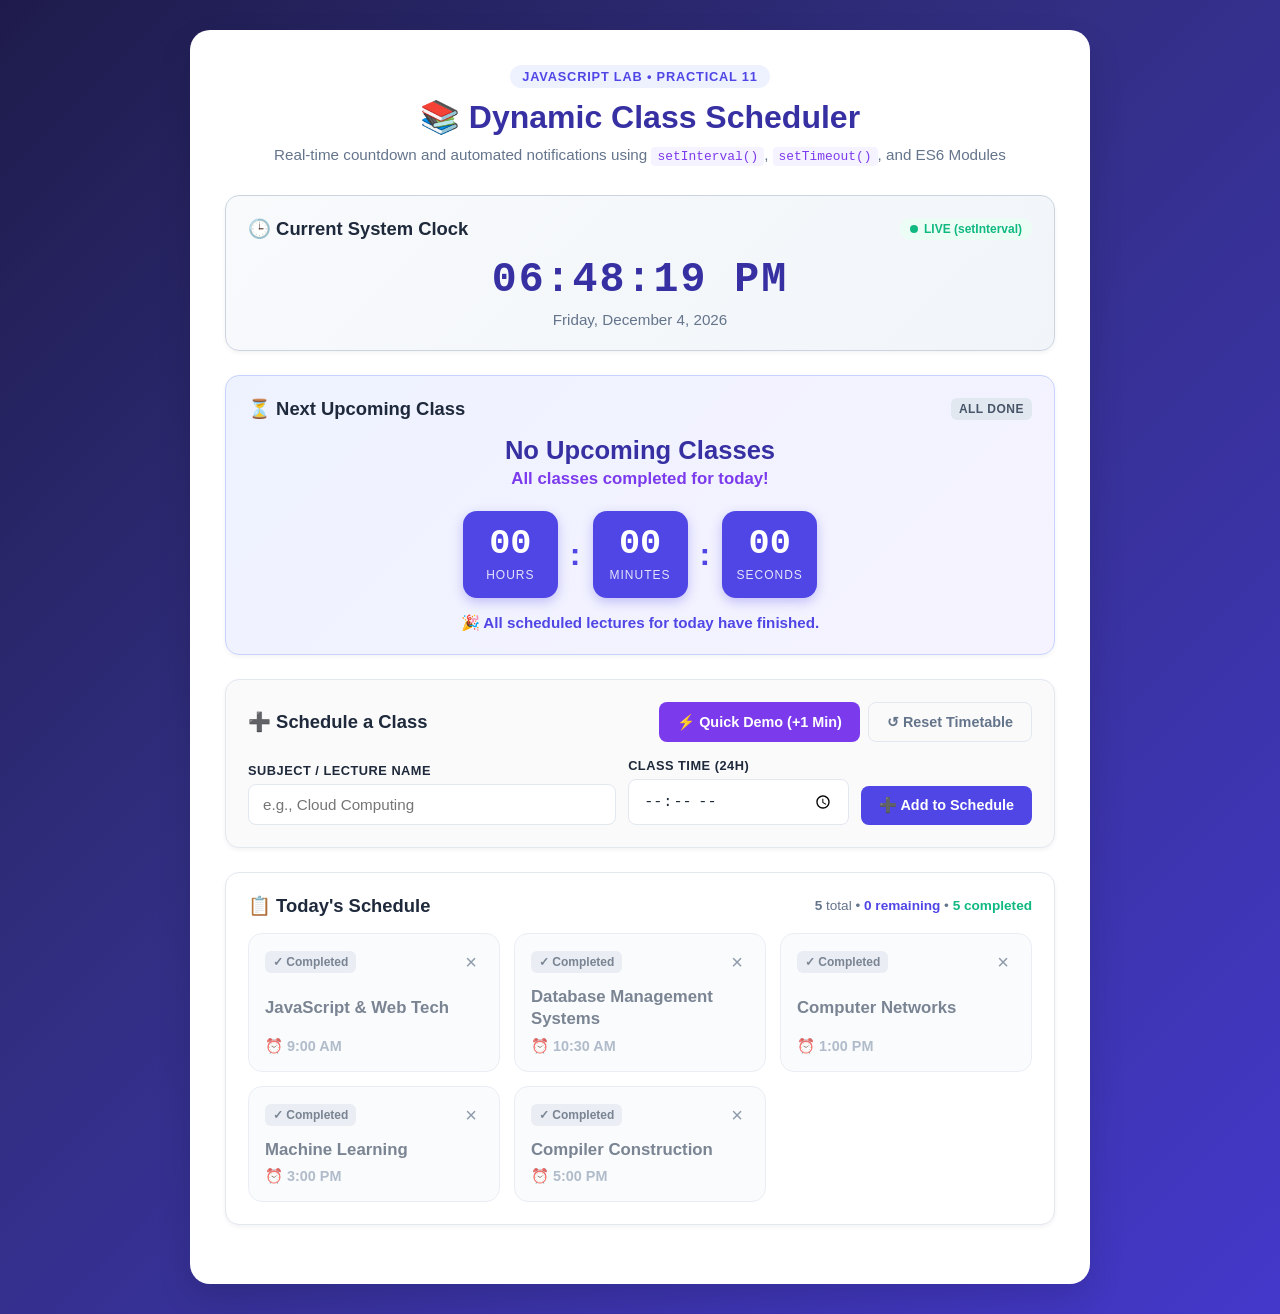
<file: Practical_11/index.html>
<!DOCTYPE html>
<html lang="en">

<head>
    <meta charset="UTF-8">
    <meta name="viewport" content="width=device-width, initial-scale=1.0">
    <title>Dynamic Class Scheduler | Practical 11</title>
    <link rel="stylesheet" href="style.css">
</head>

<body>

    <div class="container">
        <!-- Practical Header -->
        <header class="app-header">
            <div class="badge-tag">JavaScript Lab • Practical 11</div>
            <h1>📚 Dynamic Class Scheduler</h1>
            <p class="subtitle">
                Real-time countdown and automated notifications using
                <code>setInterval()</code>, <code>setTimeout()</code>, and ES6 Modules
            </p>
        </header>

        <!-- Current System Clock Section (updated via setInterval) -->
        <section class="card clock-section" aria-label="Current System Time">
            <div class="section-header">
                <h2>🕒 Current System Clock</h2>
                <span class="live-indicator"><span class="pulse-dot"></span> LIVE (setInterval)</span>
            </div>
            <div id="clock" class="digital-clock">00:00:00 AM</div>
            <p id="today" class="clock-date">Loading date...</p>
        </section>

        <!-- Next Upcoming Class Section (with live countdown) -->
        <section class="card next-class-section" aria-label="Next Upcoming Class">
            <div class="section-header">
                <h2>⏳ Next Upcoming Class</h2>
                <span id="nextClassBadge" class="badge badge-next">Next Up</span>
            </div>

            <h3 id="className" class="next-class-title">Loading...</h3>
            <p id="classTime" class="next-class-time">--:--</p>

            <!-- Real-time Countdown Display (Hours, Minutes, Seconds) -->
            <div id="countdown" class="countdown-grid">
                <div class="countdown-box">
                    <span id="hours" class="countdown-number">00</span>
                    <small class="countdown-label">Hours</small>
                </div>
                <div class="countdown-separator">:</div>
                <div class="countdown-box">
                    <span id="minutes" class="countdown-number">00</span>
                    <small class="countdown-label">Minutes</small>
                </div>
                <div class="countdown-separator">:</div>
                <div class="countdown-box">
                    <span id="seconds" class="countdown-number">00</span>
                    <small class="countdown-label">Seconds</small>
                </div>
            </div>

            <p id="status" class="status-message">Calculating next class...</p>
        </section>

        <!-- Dynamic Class Scheduling Form & Demonstration Controls -->
        <section class="card scheduler-controls" aria-label="Schedule a Class">
            <div class="section-header">
                <h2>➕ Schedule a Class</h2>
                <div class="quick-action-buttons">
                    <button type="button" id="quickDemoBtn" class="btn btn-secondary" title="Add a demo class starting in ~1 minute to test real-time countdown and setTimeout notification">
                        ⚡ Quick Demo (+1 Min)
                    </button>
                    <button type="button" id="resetScheduleBtn" class="btn btn-outline" title="Reset back to standard default college timetable">
                        ↺ Reset Timetable
                    </button>
                </div>
            </div>

            <form id="addClassForm" class="add-class-form">
                <div class="form-group">
                    <label for="newClassName">Subject / Lecture Name</label>
                    <input type="text" id="newClassName" placeholder="e.g., Cloud Computing" required>
                </div>
                <div class="form-group">
                    <label for="newClassTime">Class Time (24h)</label>
                    <input type="time" id="newClassTime" required>
                </div>
                <button type="submit" id="addClassBtn" class="btn btn-primary">
                    ➕ Add to Schedule
                </button>
            </form>
        </section>

        <!-- Today's Timetable / Schedule Display -->
        <section class="card schedule-section" aria-label="Today's Timetable">
            <div class="section-header">
                <h2>📋 Today's Schedule</h2>
                <span id="scheduleStats" class="schedule-stats">Loading timetable...</span>
            </div>
            <div id="classList" class="class-grid"></div>
        </section>

        <!-- Floating Class Notification Toast (triggered via setTimeout) -->
        <div id="notification" class="notification" role="alert" aria-live="assertive">
            <div class="notification-icon">🔔</div>
            <div class="notification-body">
                <strong class="notification-title">Class Alert</strong>
                <p id="notificationText" class="notification-text">Class notification</p>
            </div>
            <button id="notificationClose" class="notification-close" type="button" aria-label="Close notification">&times;</button>
        </div>
    </div>

    <!-- ES6 Module Entry Point -->
    <script type="module" src="main.js"></script>
</body>

</html>
</file>
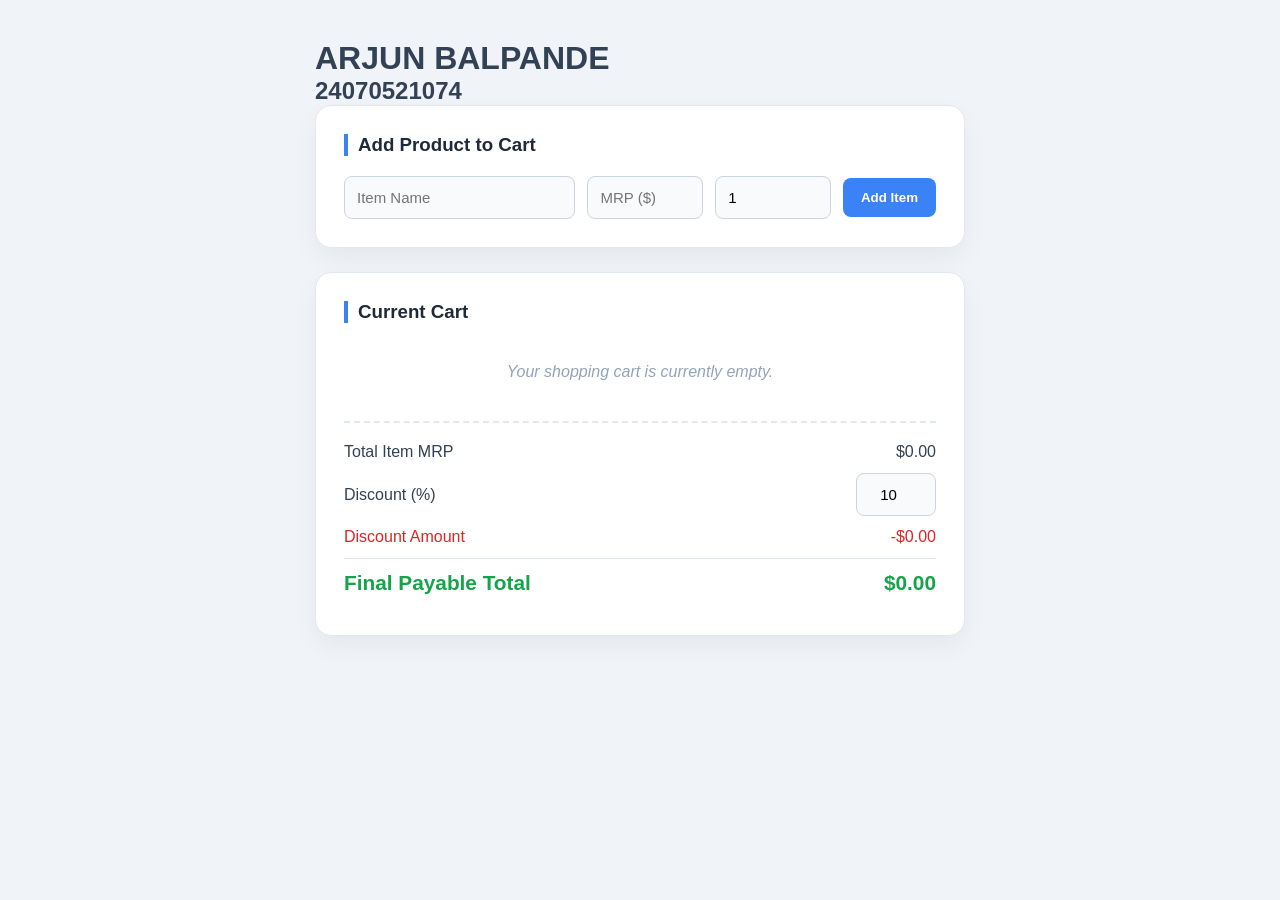
<file: Practical_5/index.html>
<!DOCTYPE html>
<html lang="en">
<head>
    <meta charset="UTF-8">
    <meta name="viewport" content="width=device-width, initial-scale=1.0">
    <title>Dynamic Discount Cart Calculator</title>

    <style>
        * {
            box-sizing: border-box;
            margin: 0;
            padding: 0;
            font-family: 'Segoe UI', Tahoma, Geneva, Verdana, sans-serif;
        }

        body {
            background-color: #f0f4f8;
            color: #334155;
            padding: 40px 20px;
            display: flex;
            justify-content: center;
            min-height: 100vh;
        }

        .container {
            width: 100%;
            max-width: 650px;
        }

        .card {
            background: #fff;
            padding: 28px;
            border-radius: 16px;
            box-shadow: 0 10px 25px rgba(0,0,0,0.05);
            margin-bottom: 24px;
            border: 1px solid #e2e8f0;
        }

        h3 {
            color: #1e293b;
            margin-bottom: 20px;
            border-left: 4px solid #3b82f6;
            padding-left: 10px;
        }

        .form-group {
            display: grid;
            grid-template-columns: 2fr 1fr 1fr auto;
            gap: 12px;
            align-items: center;
        }

        input {
            width: 100%;
            padding: 12px;
            border: 1px solid #cbd5e1;
            border-radius: 8px;
            background: #f8fafc;
            font-size: 15px;
        }

        input:focus {
            outline: none;
            border-color: #3b82f6;
        }

        button {
            padding: 12px 18px;
            border: none;
            border-radius: 8px;
            cursor: pointer;
            font-weight: 600;
        }

        .add-btn {
            background: #3b82f6;
            color: white;
        }

        .add-btn:hover {
            background: #2563eb;
        }

        .remove-btn {
            background: #fee2e2;
            color: #ef4444;
            padding: 8px 12px;
        }

        .remove-btn:hover {
            background: #ef4444;
            color: white;
        }

        .item {
            display: flex;
            justify-content: space-between;
            align-items: center;
            padding: 16px 0;
            border-bottom: 1px solid #f1f5f9;
        }

        .item:last-child {
            border-bottom: none;
        }

        .item-details strong {
            display: block;
            color: #1e293b;
        }

        .item-details small {
            color: #64748b;
        }

        .item-actions {
            display: flex;
            align-items: center;
            gap: 15px;
        }

        .item-price {
            font-weight: bold;
        }

        .totals {
            margin-top: 20px;
            border-top: 2px dashed #e2e8f0;
            padding-top: 20px;
        }

        .total-row {
            display: flex;
            justify-content: space-between;
            margin-bottom: 12px;
            align-items: center;
        }

        .discount-text {
            color: #dc2626;
        }

        .final-total {
            font-size: 1.3rem;
            font-weight: bold;
            color: #16a34a;
            border-top: 1px solid #e2e8f0;
            padding-top: 12px;
        }

        .empty-msg {
            text-align: center;
            color: #94a3b8;
            font-style: italic;
            padding: 20px;
        }

        #discount-percent {
            width: 80px;
            text-align: center;
        }

        @media (max-width: 500px) {
            .form-group {
                grid-template-columns: 1fr;
            }
        }
    </style>
</head>
<body>

<div class="container">
    <h1>
        ARJUN BALPANDE
    </h1>
    <h2>24070521074</h2>

    <!-- Add Product -->
    <div class="card">
        <h3>Add Product to Cart</h3>

        <form id="product-form" class="form-group">
            <input type="text" id="prod-name" placeholder="Item Name" required>

            <input type="number"
                   id="prod-mrp"
                   placeholder="MRP ($)"
                   min="0.1"
                   step="0.01"
                   required>

            <input type="number"
                   id="prod-qty"
                   placeholder="Qty"
                   min="1"
                   value="1"
                   required>

            <button type="submit" class="add-btn">
                Add Item
            </button>
        </form>
    </div>

    <!-- Cart -->
    <div class="card">
        <h3>Current Cart</h3>

        <div id="cart-items"></div>

        <div class="totals">

            <div class="total-row">
                <span>Total Item MRP</span>
                <span id="total-mrp">$0.00</span>
            </div>

            <div class="total-row">
                <span>Discount (%)</span>
                <input type="number"
                       id="discount-percent"
                       value="10"
                       min="0"
                       max="100">
            </div>

            <div class="total-row discount-text">
                <span>Discount Amount</span>
                <span id="discount-amount">-$0.00</span>
            </div>

            <div class="total-row final-total">
                <span>Final Payable Total</span>
                <span id="final-price">$0.00</span>
            </div>

        </div>
    </div>

</div>

<script>
    let shoppingCart = [];

    const productForm = document.getElementById("product-form");
    const cartItemsContainer = document.getElementById("cart-items");
    const discountInput = document.getElementById("discount-percent");

    productForm.addEventListener("submit", function (e) {
        e.preventDefault();

        const newItem = {
            id: Date.now(),
            name: document.getElementById("prod-name").value,
            mrp: parseFloat(document.getElementById("prod-mrp").value),
            quantity: parseInt(document.getElementById("prod-qty").value)
        };

        shoppingCart.push(newItem);

        productForm.reset();
        document.getElementById("prod-qty").value = "1";

        updateUI();
    });

    function removeItem(id) {
        shoppingCart = shoppingCart.filter(
            item => item.id !== id
        );

        updateUI();
    }

    function updateUI() {

        if (shoppingCart.length === 0) {
            cartItemsContainer.innerHTML =
                `<p class="empty-msg">
                    Your shopping cart is currently empty.
                </p>`;
        } else {
            cartItemsContainer.innerHTML =
                shoppingCart.map(item => `
                    <div class="item">
                        <div class="item-details">
                            <strong>${item.name}</strong>
                            <small>
                                MRP: $${item.mrp.toFixed(2)}
                                × ${item.quantity}
                            </small>
                        </div>

                        <div class="item-actions">
                            <span class="item-price">
                                $${(item.mrp * item.quantity).toFixed(2)}
                            </span>

                            <button
                                class="remove-btn"
                                onclick="removeItem(${item.id})">
                                Remove
                            </button>
                        </div>
                    </div>
                `).join("");
        }

        const totalMrp = shoppingCart.reduce(
            (sum, item) =>
                sum + (item.mrp * item.quantity),
            0
        );

        const discountPercent =
            parseFloat(discountInput.value) || 0;

        const discountAmount =
            totalMrp * (discountPercent / 100);

        const finalPrice =
            totalMrp - discountAmount;

        document.getElementById("total-mrp").innerText =
            `$${totalMrp.toFixed(2)}`;

        document.getElementById("discount-amount").innerText =
            `-$${discountAmount.toFixed(2)}`;

        document.getElementById("final-price").innerText =
            `$${finalPrice.toFixed(2)}`;
    }

    discountInput.addEventListener("input", updateUI);

    updateUI();
</script>

</body>
</html>
</file>
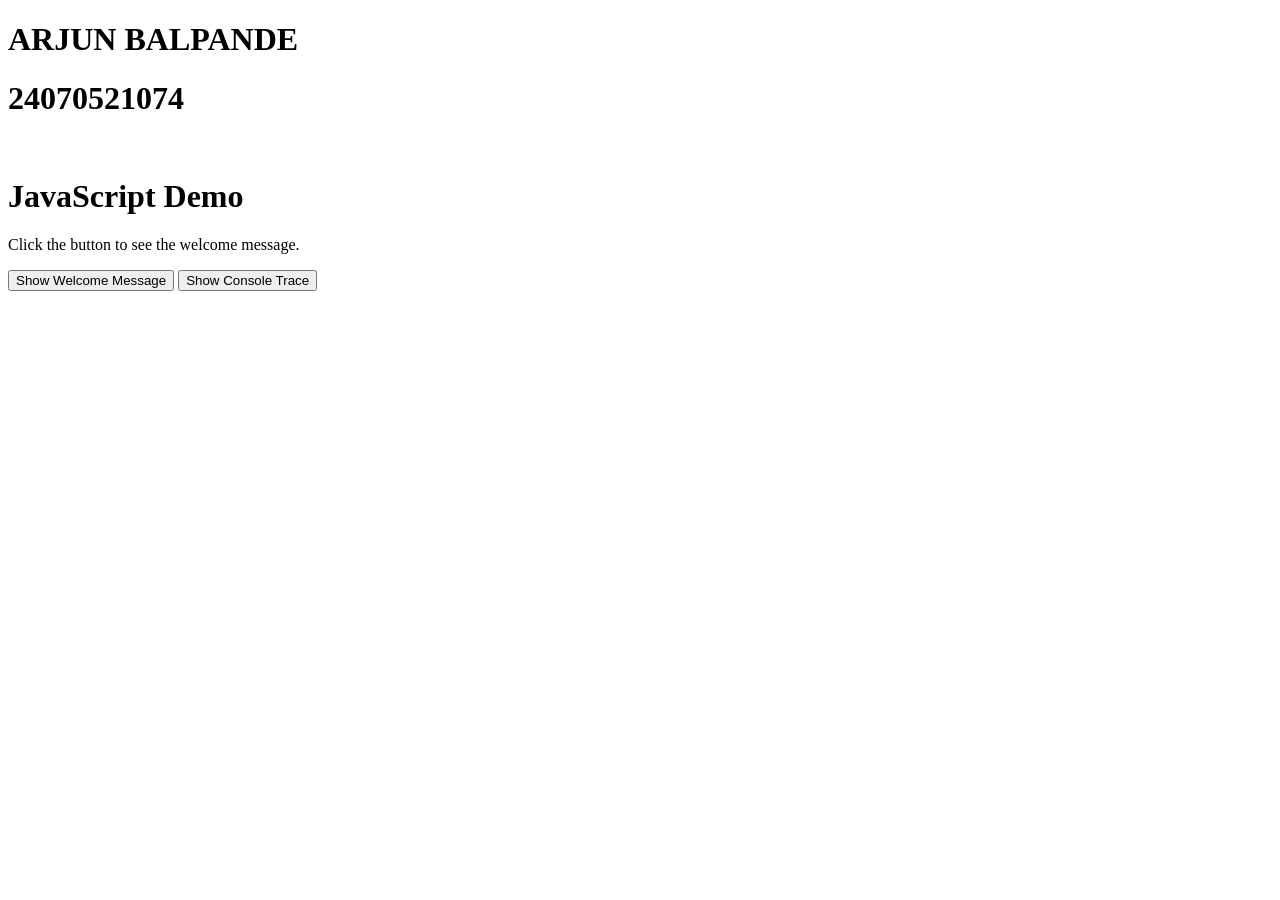
<file: Practical_1/Practical_1.html>
<!DOCTYPE html>
<html lang="en">
<head>
    <meta charset="UTF-8">
    <meta name="viewport" content="width=device-width, initial-scale=1.0">
    <title>JavaScript Demonstration</title>

    <!-- External JavaScript -->
    <script src="Practical_1.js"></script>

    <!-- Internal JavaScript -->
    <script>
        function showWelcome() {
            document.getElementById("message").innerHTML =
                "Welcome to JavaScript Demonstration!";
        }

        function showTrace() {
            console.trace("Trace Example");
        }
    </script>
</head>
<body>
    <h1>ARJUN BALPANDE</h1>
    <h1>24070521074</h1><br>

    <h1>JavaScript Demo</h1>
    <p id="message">Click the button to see the welcome message.</p>

    <!-- Inline JavaScript -->
    <button onclick="showWelcome()">Show Welcome Message</button>

    <button onclick="showTrace()">Show Console Trace</button>

</body>
</html>
</file>
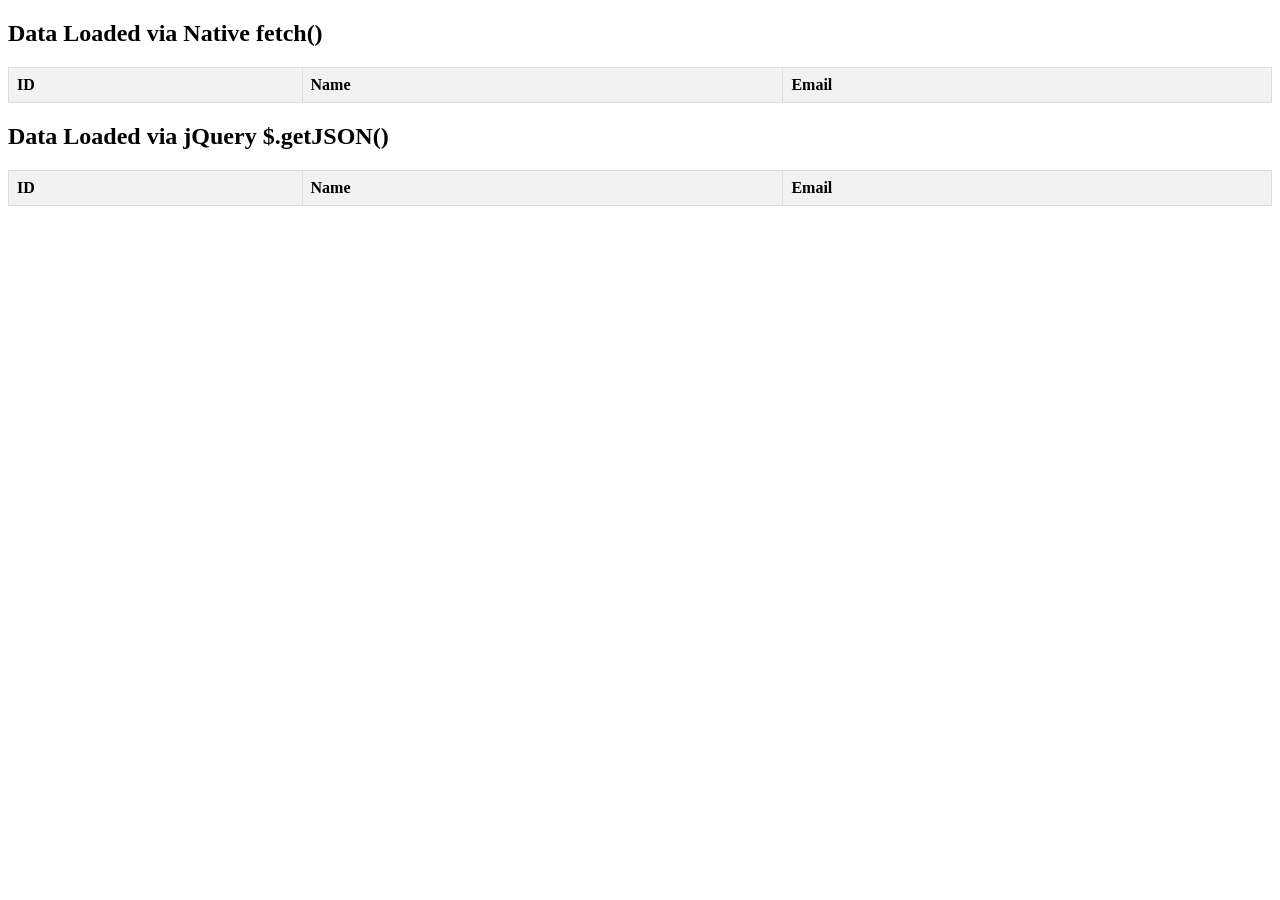
<file: Practical_10/Practical_10.html>
<!DOCTYPE html>
<html lang="en">
<head>
    <meta charset="UTF-8">
    <title>Dynamic JSON Table Render</title>
    <!-- Include jQuery via CDN for the jQuery example -->
    <script src="https://jquery.com"></script>
    <style>
        table { width: 100%; border-collapse: collapse; margin-bottom: 20px; }
        th, td { border: 1px solid #ddd; padding: 8px; text-align: left; }
        th { background-color: #f2f2f2; }
    </style>
</head>
<body>

    <h2>Data Loaded via Native fetch()</h2>
    <table id="fetch-table">
        <thead>
            <tr>
                <th>ID</th>
                <th>Name</th>
                <th>Email</th>
            </tr>
        </thead>
        <tbody id="fetch-tbody"><!-- Data will inject here --></tbody>
    </table>

    <h2>Data Loaded via jQuery $.getJSON()</h2>
    <table id="jquery-table">
        <thead>
            <tr>
                <th>ID</th>
                <th>Name</th>
                <th>Email</th>
            </tr>
        </thead>
        <tbody id="jquery-tbody"><!-- Data will inject here --></tbody>
    </table>

    <script src="Practical_10.js"></script>
</body>
</html>
</file>
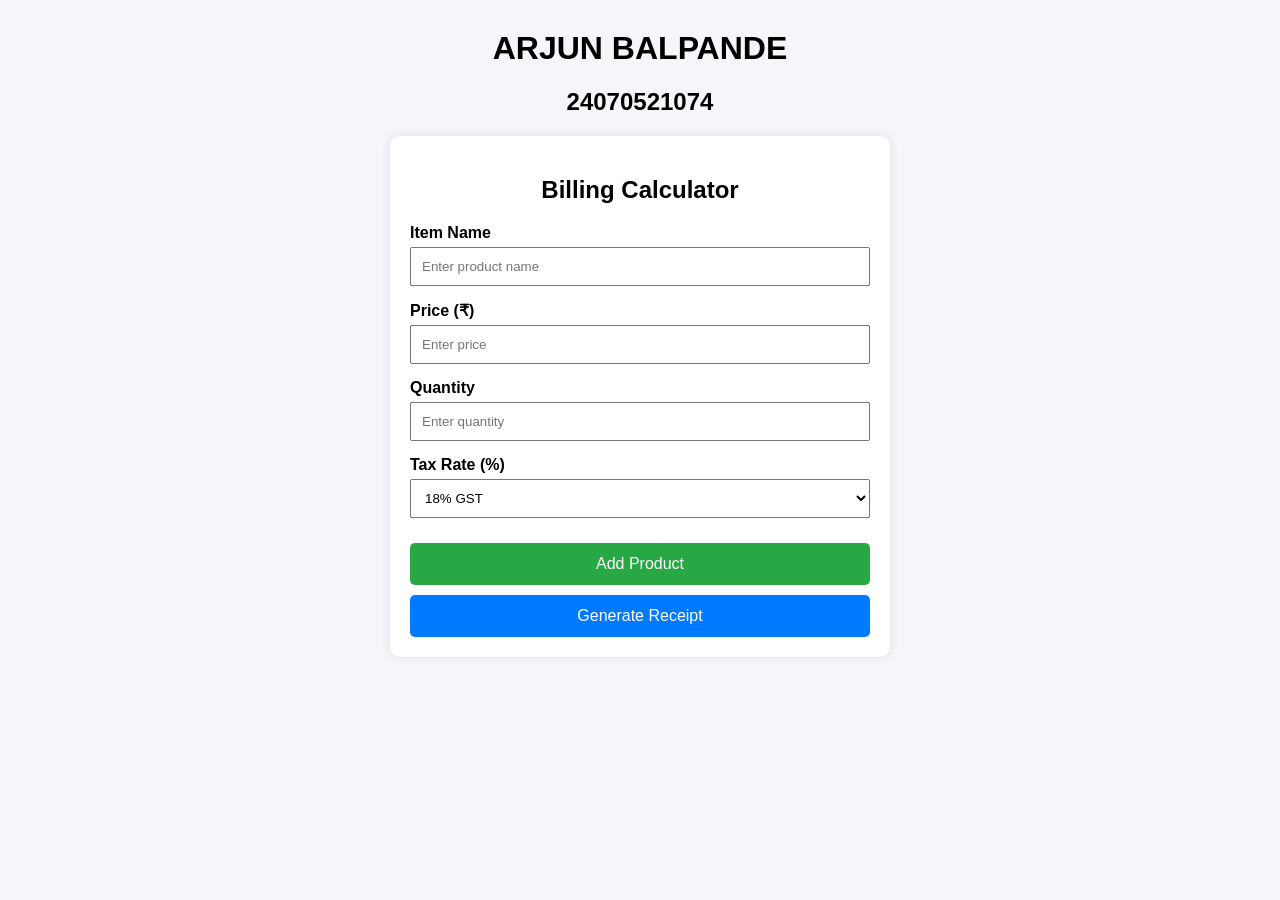
<file: Practical_2/Practical_2.html>
<!DOCTYPE html>
<html lang="en">
<head>
    <meta charset="UTF-8">
    <meta name="viewport" content="width=device-width, initial-scale=1.0">
    <title>Billing Calculator - Multiple Products</title>

    <style>
        body {
            font-family: Arial, sans-serif;
            margin: 30px auto;
            max-width: 500px;
            background: #f4f6f9;
        }

        h1, h2 {
            text-align: center;
        }

        .container {
            background: white;
            padding: 20px;
            border-radius: 10px;
            box-shadow: 0px 0px 10px rgba(0,0,0,0.1);
        }

        .input-group {
            margin-bottom: 15px;
        }

        label {
            display: block;
            font-weight: bold;
            margin-bottom: 5px;
        }

        input,
        select {
            width: 100%;
            padding: 10px;
            box-sizing: border-box;
        }

        button {
            width: 100%;
            padding: 12px;
            margin-top: 10px;
            border: none;
            color: white;
            cursor: pointer;
            border-radius: 5px;
            font-size: 16px;
        }

        .add-btn {
            background: #28a745;
        }

        .add-btn:hover {
            background: #218838;
        }

        .bill-btn {
            background: #007bff;
        }

        .bill-btn:hover {
            background: #0056b3;
        }

        #cartItems,
        #receipt {
            margin-top: 20px;
            padding: 15px;
            background: #f8f9fa;
            border-left: 5px solid #007bff;
            display: none;
        }

        .product {
            padding: 5px 0;
            border-bottom: 1px solid #ddd;
        }
    </style>
</head>
<body>

    <h1>ARJUN BALPANDE</h1>
    <h2>24070521074</h2>

    <div class="container">
        <h2>Billing Calculator</h2>

        <div class="input-group">
            <label>Item Name</label>
            <input type="text" id="itemName" placeholder="Enter product name">
        </div>

        <div class="input-group">
            <label>Price (₹)</label>
            <input type="number" id="price" placeholder="Enter price">
        </div>

        <div class="input-group">
            <label>Quantity</label>
            <input type="number" id="quantity" placeholder="Enter quantity">
        </div>

        <div class="input-group">
            <label>Tax Rate (%)</label>
            <select id="taxRate">
                <option value="5">5% GST</option>
                <option value="12">12% GST</option>
                <option value="18" selected>18% GST</option>
                <option value="28">28% GST</option>
            </select>
        </div>

        <button class="add-btn" onclick="addProduct()">
            Add Product
        </button>

        <button class="bill-btn" onclick="generateReceipt()">
            Generate Receipt
        </button>

        <div id="cartItems"></div>

        <div id="receipt"></div>
    </div>

    <script>
        const DEFAULT_CURRENCY = "₹";

        // Array to store products
        let cart = [];

        function addProduct() {
            const name = document.getElementById("itemName").value;
            const price = parseFloat(
                document.getElementById("price").value
            );
            const quantity = parseInt(
                document.getElementById("quantity").value
            );
            const taxRate =
                parseFloat(
                    document.getElementById("taxRate").value
                ) / 100;

            if (
                name === "" ||
                isNaN(price) ||
                isNaN(quantity) ||
                price <= 0 ||
                quantity <= 0
            ) {
                alert("Please enter valid product details.");
                return;
            }

            const product = {
                title: name,
                unitPrice: price,
                quantity: quantity,
                taxRate: taxRate
            };

            cart.push(product);

            displayCart();

            document.getElementById("itemName").value = "";
            document.getElementById("price").value = "";
            document.getElementById("quantity").value = "";
        }

        function displayCart() {
            const cartDiv =
                document.getElementById("cartItems");

            cartDiv.style.display = "block";

            let output = "<h3>Products Added</h3>";

            cart.forEach((item, index) => {
                output += `
                    <div class="product">
                        ${index + 1}. ${item.title}
                        - ${item.quantity} x
                        ${DEFAULT_CURRENCY}${item.unitPrice}
                    </div>
                `;
            });

            cartDiv.innerHTML = output;
        }

        function generateReceipt() {
            if (cart.length === 0) {
                alert("Please add products first.");
                return;
            }

            let grandSubtotal = 0;
            let grandTax = 0;

            let receipt = `
                <h3>--- INVOICE RECEIPT ---</h3>
            `;

            cart.forEach((item, index) => {
                const {
                    title,
                    unitPrice,
                    quantity,
                    taxRate
                } = item;

                const subtotal =
                    unitPrice * quantity;

                const taxAmount =
                    subtotal * taxRate;

                const total =
                    subtotal + taxAmount;

                grandSubtotal += subtotal;
                grandTax += taxAmount;

                receipt += `
                    <hr>
                    <strong>Product ${index + 1}</strong><br>
                    Item: ${title}<br>
                    Unit Price:
                    ${DEFAULT_CURRENCY}${unitPrice.toFixed(2)}<br>
                    Quantity: ${quantity}<br>
                    Subtotal:
                    ${DEFAULT_CURRENCY}${subtotal.toFixed(2)}<br>
                    Tax:
                    ${DEFAULT_CURRENCY}${taxAmount.toFixed(2)}<br>
                    Total:
                    ${DEFAULT_CURRENCY}${total.toFixed(2)}<br>
                `;
            });

            const grandTotal =
                grandSubtotal + grandTax;

            receipt += `
                <hr>
                <strong>Grand Subtotal:</strong>
                ${DEFAULT_CURRENCY}${grandSubtotal.toFixed(2)}<br>

                <strong>Total Tax:</strong>
                ${DEFAULT_CURRENCY}${grandTax.toFixed(2)}<br>

                <strong>Grand Total:</strong>
                ${DEFAULT_CURRENCY}${grandTotal.toFixed(2)}
            `;

            const receiptDiv =
                document.getElementById("receipt");

            receiptDiv.style.display = "block";
            receiptDiv.innerHTML = receipt;
        }
    </script>

</body>
</html>
</file>
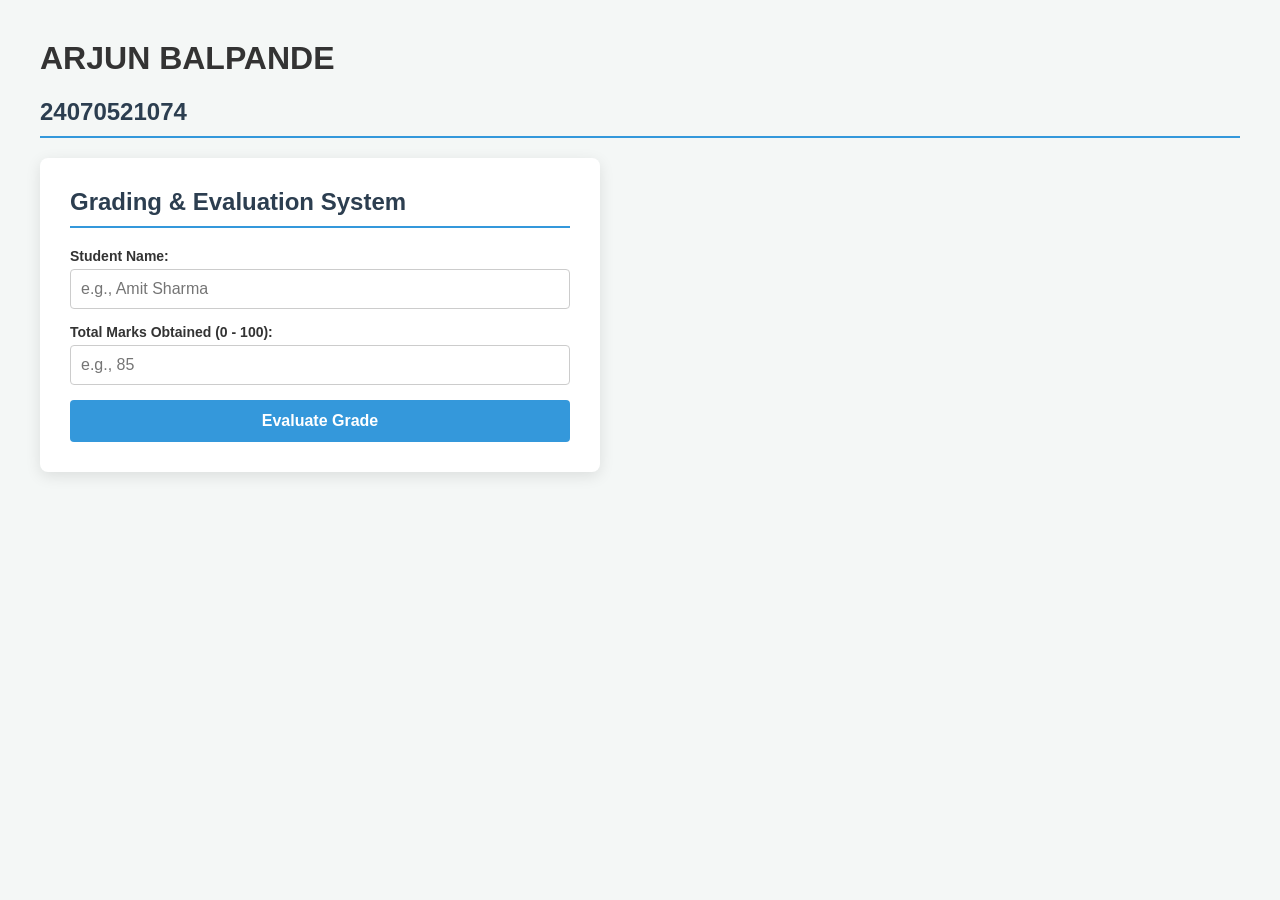
<file: Practical_3/Practical_3.html>
<!DOCTYPE html>
<html lang="en">
<head>
    <meta charset="UTF-8">
    <meta name="viewport" content="width=device-width, initial-scale=1.0">
    <title>Student Grading System</title>
    <style>
        body { font-family: 'Segoe UI', Tahoma, Geneva, Verdana, sans-serif; margin: 40px; background-color: #f4f7f6; color: #333; }
        .container { max-width: 500px; background: white; padding: 30px; border-radius: 8px; box-shadow: 0 4px 15px rgba(0,0,0,0.1); }
        h2 { margin-top: 0; color: #2c3e50; border-bottom: 2px solid #3498db; padding-bottom: 10px; }
        .form-group { margin-bottom: 15px; position: relative; }
        label { display: block; margin-bottom: 5px; font-weight: 600; font-size: 14px; }
        input { width: 100%; padding: 10px; border: 1px solid #ccc; border-radius: 4px; box-sizing: border-box; font-size: 16px; }
        input:focus { border-color: #3498db; outline: none; }
        .error-msg { color: #e74c3c; font-size: 12px; margin-top: 4px; font-weight: bold; display: none; }
        button { width: 100%; padding: 12px; background: #3498db; color: white; border: none; border-radius: 4px; font-size: 16px; font-weight: bold; cursor: pointer; transition: background 0.2s; }
        button:hover { background: #2980b9; }
        #result-box { margin-top: 25px; padding: 20px; border-radius: 6px; display: none; }
        .pass { background-color: #d4edda; border-left: 6px solid #28a745; color: #155724; }
        .fail { background-color: #f8d7da; border-left: 6px solid #dc3545; color: #721c24; }
        .summary-list { padding-left: 20px; margin: 10px 0 0 0; }
    </style>
</head>
<body>
    <h1>ARJUN BALPANDE</h1>
    <h2>24070521074</h2>

<div class="container">
    <h2>Grading & Evaluation System</h2>
    <form id="gradingForm" onsubmit="event.preventDefault(); evaluateStudent();">
        
        <div class="form-group">
            <label for="studentName">Student Name:</label>
            <input type="text" id="studentName" placeholder="e.g., Amit Sharma">
            <div id="nameError" class="error-msg"></div>
        </div>

        <div class="form-group">
            <label for="marks">Total Marks Obtained (0 - 100):</label>
            <input type="number" id="marks" placeholder="e.g., 85" min="0" max="100" step="0.1">
            <div id="marksError" class="error-msg"></div>
        </div>

        <button type="submit">Evaluate Grade</button>
    </form>

    <div id="result-box"></div>
</div>

<script>
    function evaluateStudent() {
        // 1. DOM ELEMENT SELECTION
        const nameInput = document.getElementById("studentName");
        const marksInput = document.getElementById("marks");
        
        const nameError = document.getElementById("nameError");
        const marksError = document.getElementById("marksError");
        const resultBox = document.getElementById("result-box");

        // Reset error messages and visual styles
        nameError.style.display = "none";
        marksError.style.display = "none";
        resultBox.style.display = "none";

        // Trim values to clean up accidental whitespaces
        const studentName = nameInput.value.trim();
        const marksRaw = marksInput.value.trim();
        const marks = parseFloat(marksRaw);

        // 2. FORM VALIDATION CONTROL STRUCTURE (if/else)
        let isValid = true;

        // Name Validation
        if (studentName === "") {
            nameError.textContent = "Error: Student name cannot be empty.";
            nameError.style.display = "block";
            isValid = false;
        } else if (studentName.length < 3) {
            nameError.textContent = "Error: Name must be at least 3 characters long.";
            nameError.style.display = "block";
            isValid = false;
        }

        // Marks Validation
        if (marksRaw === "") {
            marksError.textContent = "Error: Please enter the marks.";
            marksError.style.display = "block";
            isValid = false;
        } else if (isNaN(marks) || marks < 0 || marks > 100) {
            marksError.textContent = "Error: Marks must be a valid numeric score between 0 and 100.";
            marksError.style.display = "block";
            isValid = false;
        }

        // Stop execution if form validation fails
        if (!isValid) return;

        // 3. GRADING LOGIC CONTROL STRUCTURE (if / else-if / else ladder)
        let grade = "";
        let remarks = "";

        if (marks >= 90) {
            grade = "A+";
        } else if (marks >= 80) {
            grade = "A";
        } else if (marks >= 70) {
            grade = "B";
        } else if (marks >= 60) {
            grade = "C";
        } else if (marks >= 50) {
            grade = "D";
        } else if (marks >= 40) {
            grade = "E";
        } else {
            grade = "F";
        }

        // 4. REMARKS LOGIC CONTROL STRUCTURE (switch-case matching)
        let isPassed = true;

        switch (grade) {
            case "A+":
                remarks = "Outstanding performance! Keep it up.";
                break;
            case "A":
                remarks = "Excellent work! Highly commendable.";
                break;
            case "B":
                remarks = "Very Good. Solid understanding of the material.";
                break;
            case "C":
                remarks = "Good. Room for minor improvements.";
                break;
            case "D":
            case "E":
                remarks = "Satisfactory. Needs to put in more consistent effort.";
                break;
            case "F":
                remarks = "Failed. Requires critical attention and academic support.";
                isPassed = false;
                break;
            default:
                remarks = "Status unknown.";
        }

        // 5. RENDERING RESULTS DYNAMICALLY WITH TEMPLATE LITERALS
        // Assigning proper CSS classes based on passing status
        resultBox.className = isPassed ? "pass" : "fail";

        resultBox.innerHTML = `
            <h3>Evaluation Result: ${isPassed ? "PASSED" : "FAILED"}</h3>
            <p><strong>Student Name:</strong> ${studentName}</p>
            <p><strong>Score Achieved:</strong> ${marks}%</p>
            <p><strong>Assigned Grade:</strong> ${grade}</p>
            <p><strong>Remarks:</strong> ${remarks}</p>
        `;

        // Smoothly reveal the output box
        resultBox.style.display = "block";
    }
</script>

</body>
</html>
</file>
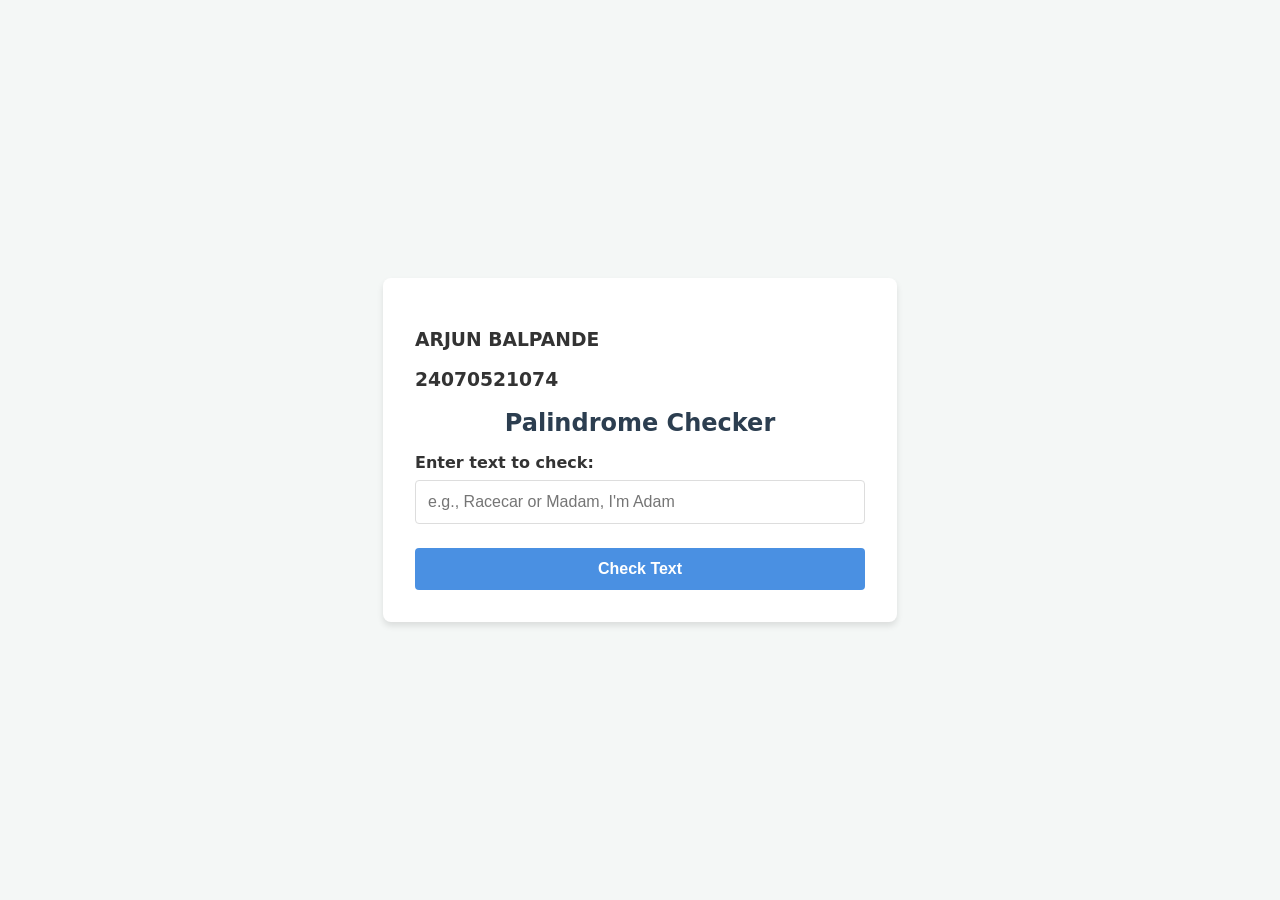
<file: Practical_4/Practical_4.html>
<!DOCTYPE html>
<html lang="en">
<head>
    <meta charset="UTF-8">
    <meta name="viewport" content="width=device-width, initial-scale=1.0">
    <title>Robust Palindrome Checker</title>
    <style>
        :root {
            --bg-color: #f4f7f6;
            --card-bg: #ffffff;
            --text-color: #333333;
            --primary-color: #4a90e2;
            --success-color: #2ecc71;
            --error-color: #e74c3c;
            --border-color: #dddddd;
        }

        body {
            font-family: system-ui, -apple-system, sans-serif;
            background-color: var(--bg-color);
            color: var(--text-color);
            display: flex;
            justify-content: center;
            align-items: center;
            min-height: 100vh;
            margin: 0;
        }

        .container {
            background-color: var(--card-bg);
            padding: 2rem;
            border-radius: 8px;
            box-shadow: 0 4px 6px rgba(0, 0, 0, 0.1);
            width: 100%;
            max-width: 450px;
        }

        h1 {
            margin-top: 0;
            font-size: 1.5rem;
            color: #2c3e50;
            text-align: center;
        }

        .form-group {
            margin-bottom: 1.5rem;
        }

        label {
            display: block;
            margin-bottom: 0.5rem;
            font-weight: 600;
        }

        input[type="text"] {
            width: 100%;
            padding: 0.75rem;
            border: 1px solid var(--border-color);
            border-radius: 4px;
            font-size: 1rem;
            box-sizing: border-box;
            transition: border-color 0.2s;
        }

        input[type="text"]:focus {
            outline: none;
            border-color: var(--primary-color);
        }

        button {
            width: 100%;
            padding: 0.75rem;
            background-color: var(--primary-color);
            color: white;
            border: none;
            border-radius: 4px;
            font-size: 1rem;
            font-weight: 600;
            cursor: pointer;
            transition: background-color 0.2s;
        }

        button:hover {
            background-color: #357abd;
        }

        .result {
            margin-top: 1.5rem;
            padding: 1rem;
            border-radius: 4px;
            text-align: center;
            font-weight: bold;
            display: none;
        }

        .result.success {
            display: block;
            background-color: #e8f8f0;
            color: var(--success-color);
            border: 1px solid var(--success-color);
        }

        .result.error {
            display: block;
            background-color: #fdeaea;
            color: var(--error-color);
            border: 1px solid var(--error-color);
        }
    </style>
</head>

<body>
    

    <div class="container">
        <h3>ARJUN BALPANDE</h3>
        <h3>24070521074</h3>
        <h1>Palindrome Checker</h1>
        
        <div class="form-group">
            <label for="text-input">Enter text to check:</label>
            <input type="text" id="text-input" placeholder="e.g., Racecar or Madam, I'm Adam">
        </div>

        <button id="check-btn">Check Text</button>

        <div id="result-display" class="result"></div>
    </div>
    

    <script>
        // --- Core JavaScript Logic (From Previous Step) ---
        const createPalindromeChecker = () => {
            const ignoredCharacters = new Set([' ', ',', '.', '_', '-', '/', '\\', '|', '(', ')', ':', "'", '"', '!','?']);

            return (input) => {
                try {
                    if (typeof input !== 'string') {
                        throw new TypeError('Input must be a string.');
                    }

                    const cleanChars = input
                        .toLowerCase()
                        .split('')
                        .filter(char => !ignoredCharacters.has(char));

                    const cleanedString = cleanChars.join('');
                    const reversedString = cleanChars.slice().reverse().join(''); // Used slice() to avoid mutating original array if reused

                    if (cleanedString === '') {
                        return false;
                    }

                    return cleanedString === reversedString;

                } catch (error) {
                    console.error(`[Checker Error] ${error.message}`);
                    throw error; // Rethrow to let UI layer handle the specific error messaging
                }
            };
        };

        const isPalindrome = createPalindromeChecker();

        // --- UI Binding Layer ---
        const textInput = document.getElementById('text-input');
        const checkBtn = document.getElementById('check-btn');
        const resultDisplay = document.getElementById('result-display');

        const handleCheck = () => {
            const rawValue = textInput.value;

            try {
                // The UI passes the value directly. 
                // If you want to force test the try-catch error block, you could pass: isPalindrome(null)
                const isValidPalindrome = isPalindrome(rawValue);

                if (rawValue.trim() === "") {
                    resultDisplay.className = "result error";
                    resultDisplay.textContent = "Please enter some text first.";
                    return;
                }

                if (isValidPalindrome) {
                    resultDisplay.className = "result success";
                    resultDisplay.textContent = `🎉 "${rawValue}" is a palindrome!`;
                } else {
                    resultDisplay.className = "result error";
                    resultDisplay.textContent = `❌ "${rawValue}" is NOT a palindrome.`;
                }

            } catch (error) {
                // UI catches the rethrown exception from the core logic safely
                resultDisplay.className = "result error";
                resultDisplay.textContent = `Application Error: ${error.message}`;
            }
        };

        // Event listeners for user interactions
        checkBtn.addEventListener('click', handleCheck);
        
        // Allows pressing "Enter" key inside the input field to trigger the check
        textInput.addEventListener('keypress', (e) => {
            if (e.key === 'Enter') {
                handleCheck();
            }
        });
    </script>
    
</body>
</html>
</file>
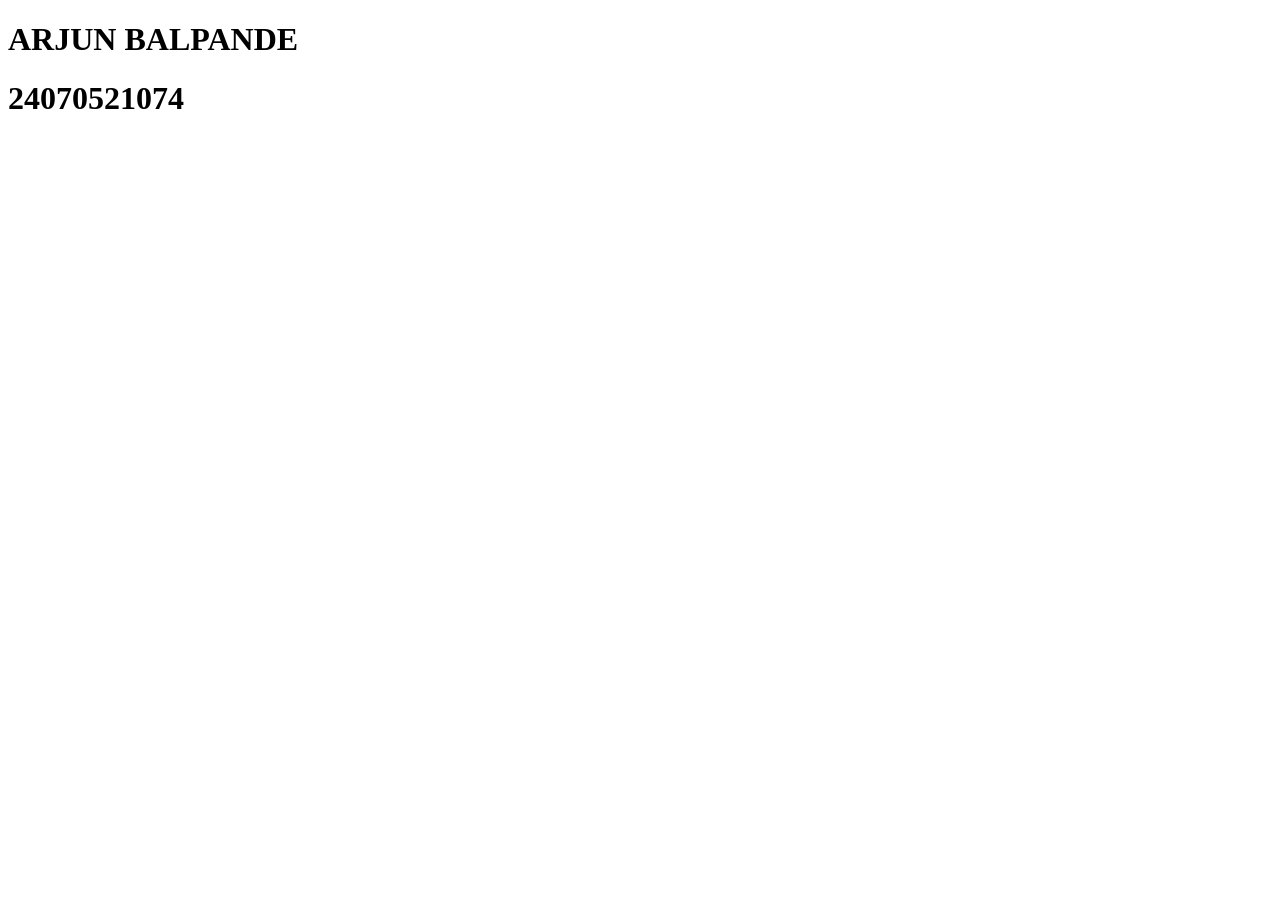
<file: Practical_6/Practical_6.html>
<!DOCTYPE html>
<html lang="en">
<head>
    <meta charset="UTF-8">
    <meta name="viewport" content="width=device-width, initial-scale=1.0">
    <title>Document</title>
</head>
<body>
    <h1>ARJUN BALPANDE</h1>
    <h1>24070521074</h1>
    <script src="Practical_6.js"></script>
</body>
</html>
</file>
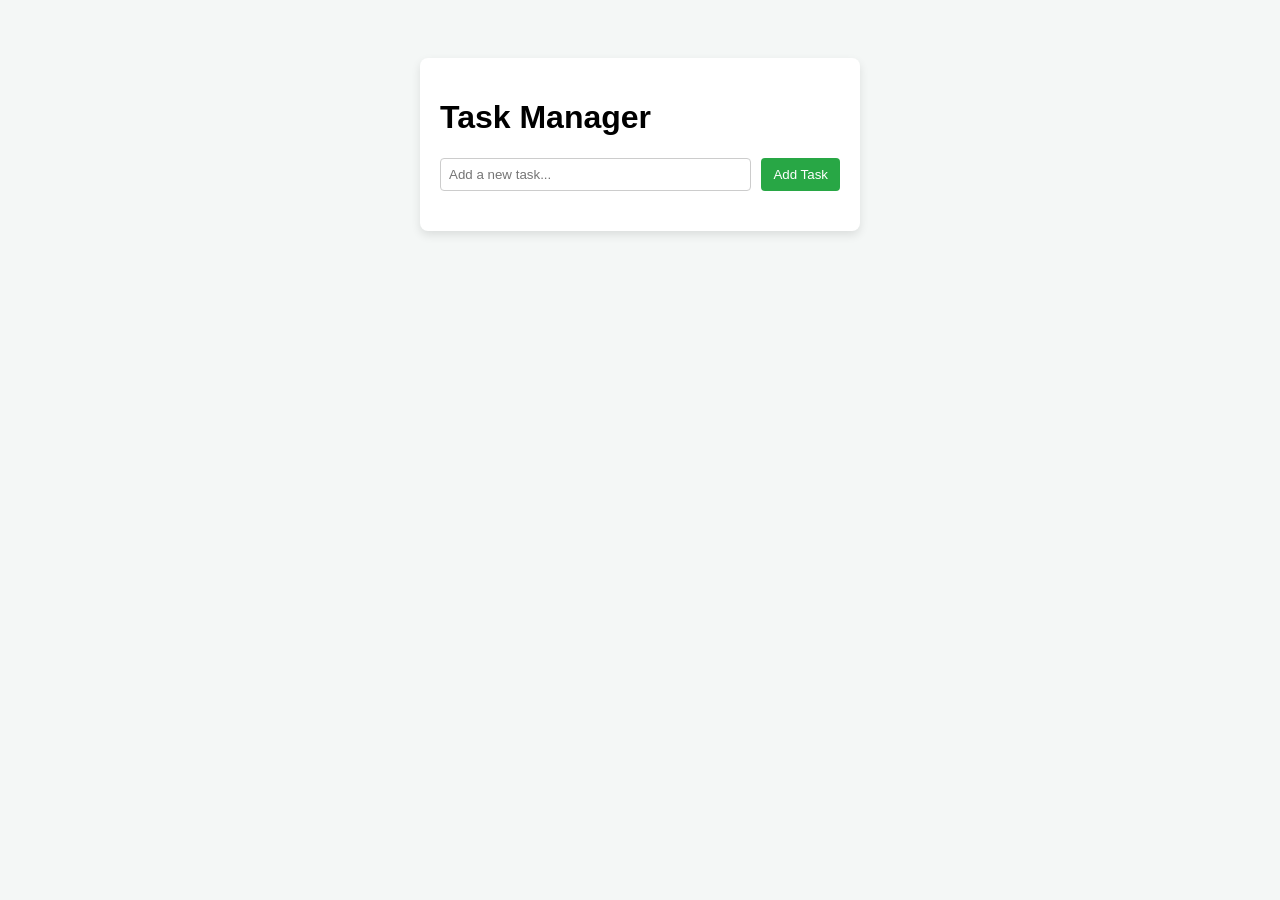
<file: Practical_7/Practical_7.html>
<!DOCTYPE html>
<html lang="en">
<head>
    <meta charset="UTF-8">
    <meta name="viewport" content="width=device-width, initial-scale=1.0">
    <title>DOM Traversal To-Do App</title>
    <link rel="stylesheet" href="Practical_7.css">
</head>
<body>
    <div class="todo-container">
        <h1>Task Manager</h1>
        <div class="input-section">
            <input type="text" id="todo-input" placeholder="Add a new task...">
            <button id="add-btn">Add Task</button>
        </div>
        <ul id="todo-list"></ul>
    </div>
    <script src="Practical_7.js"></script>
</body>
</html>
</file>
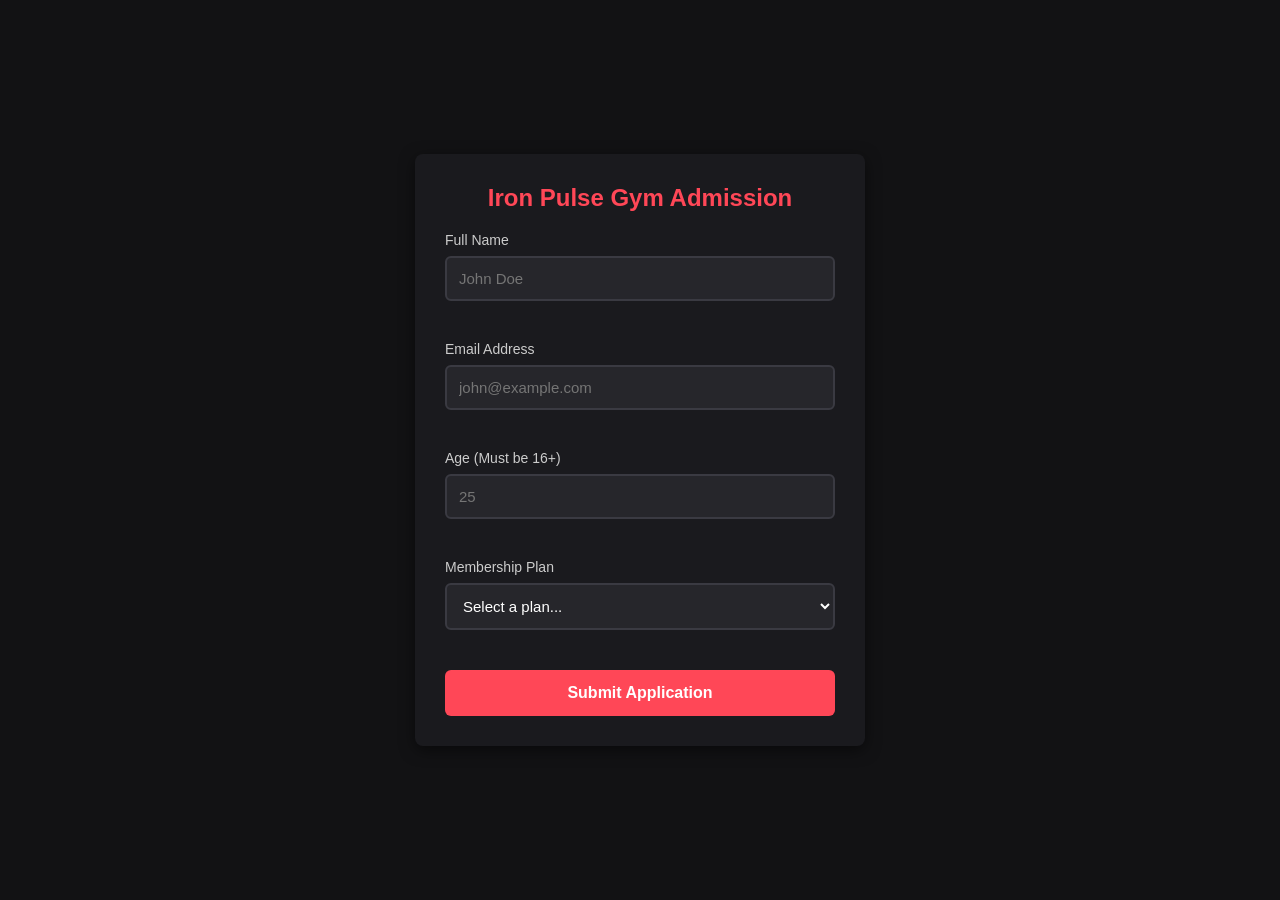
<file: Practical_8/Practical_8.html>
<!DOCTYPE html>
<html lang="en">
<head>
    <meta charset="UTF-8">
    <meta name="viewport" content="width=device-width, initial-scale=1.0">
    <title>Gym Admission Form</title>
    <link rel="stylesheet" href="Practical_8.css">
</head>
<body>
    <div class="form-container">
        <h2>Iron Pulse Gym Admission</h2>
        <form id="gymForm" novalidate>
            
            <!-- Full Name -->
            <div class="input-group">
                <label for="fullName">Full Name</label>
                <input type="text" id="fullName" placeholder="John Doe">
                <span class="error-msg" id="nameError"></span>
            </div>

            <!-- Email -->
            <div class="input-group">
                <label for="email">Email Address</label>
                <input type="email" id="email" placeholder="john@example.com">
                <span class="error-msg" id="emailError"></span>
            </div>

            <!-- Age -->
            <div class="input-group">
                <label for="age">Age (Must be 16+)</label>
                <input type="number" id="age" placeholder="25">
                <span class="error-msg" id="ageError"></span>
            </div>

            <!-- Membership Plan -->
            <div class="input-group">
                <label for="plan">Membership Plan</label>
                <select id="plan">
                    <option value="">Select a plan...</option>
                    <option value="basic">Basic (Gym Only)</option>
                    <option value="premium">Premium (Gym + Pool)</option>
                    <option value="elite">Elite (Personal Trainer)</option>
                </select>
                <span class="error-msg" id="planError"></span>
            </div>

            <button type="submit">Submit Application</button>
        </form>
    </div>
    <script src="Practical_8.js"></script>
</body>
</html>
</file>
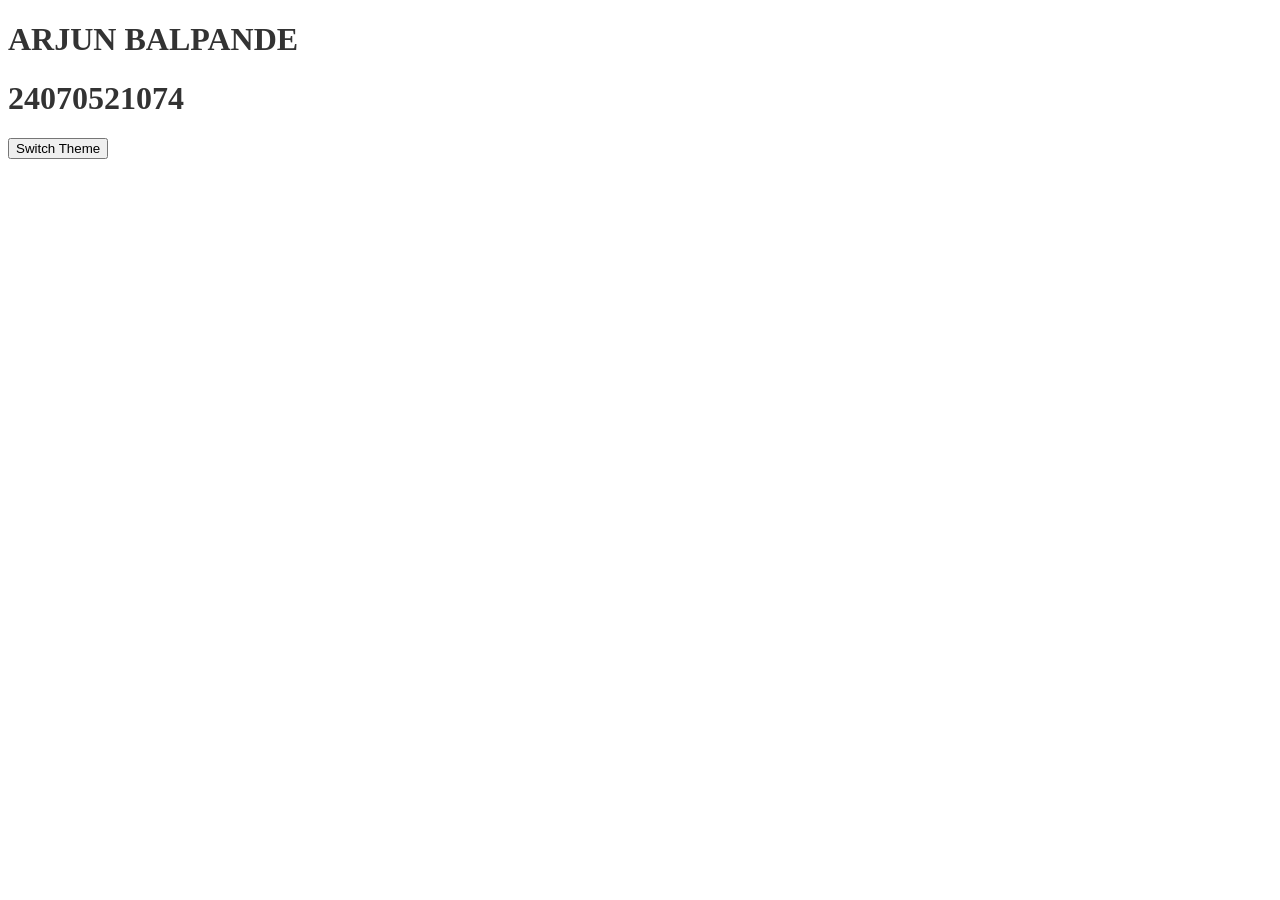
<file: Practical_9/Practical_9.html>
<!DOCTYPE html>
<html lang="en" data-theme="light">
<head>
    <meta charset="UTF-8">
    <title>Theme Prefs Example</title>
    <link rel="stylesheet" href="Practical_9.css">
</head>
<body>
    <h1>ARJUN BALPANDE</h1>
    <h1>24070521074</h1>
    <button id="theme-toggle">Switch Theme</button>
    <script src="Practical_9.js"></script>
</body>
</html>
</file>
<file: Practical_11/style.css>
/* ==============================================================================
   Practical 11: Dynamic Class Scheduler & Countdown
   File: style.css (Modern, Clean & Fully Responsive Design)
   ============================================================================== */

:root {
    --primary: #5046e5;
    --primary-dark: #3730a3;
    --primary-light: #eef2ff;
    --accent: #7c3aed;
    --accent-light: #f5f3ff;
    --success: #10b981;
    --success-light: #ecfdf5;
    --warning: #f59e0b;
    --danger: #ef4444;
    --danger-light: #fef2f2;
    --text-dark: #1e293b;
    --text-muted: #64748b;
    --border-color: #e2e8f0;
    --card-bg: #ffffff;
    --shadow-sm: 0 2px 4px rgba(0, 0, 0, 0.05);
    --shadow-md: 0 6px 18px rgba(0, 0, 0, 0.08);
    --shadow-lg: 0 15px 35px rgba(0, 0, 0, 0.12);
    --radius-sm: 8px;
    --radius-md: 14px;
    --radius-lg: 20px;
    --transition: all 0.25s ease;
}

* {
    margin: 0;
    padding: 0;
    box-sizing: border-box;
}

body {
    font-family: -apple-system, BlinkMacSystemFont, "Segoe UI", Roboto, Helvetica, Arial, sans-serif;
    background: linear-gradient(135deg, #1e1b4b 0%, #312e81 40%, #4338ca 100%);
    min-height: 100vh;
    padding: 30px 15px;
    color: var(--text-dark);
    display: flex;
    justify-content: center;
    align-items: flex-start;
}

.container {
    width: 100%;
    max-width: 900px;
    background: var(--card-bg);
    padding: 35px;
    border-radius: var(--radius-lg);
    box-shadow: var(--shadow-lg);
}

/* Header */
.app-header {
    text-align: center;
    margin-bottom: 28px;
}

.badge-tag {
    display: inline-block;
    background: var(--primary-light);
    color: var(--primary);
    font-size: 0.8rem;
    font-weight: 700;
    text-transform: uppercase;
    letter-spacing: 0.8px;
    padding: 4px 12px;
    border-radius: 20px;
    margin-bottom: 10px;
}

.app-header h1 {
    font-size: 2rem;
    font-weight: 800;
    color: var(--primary-dark);
    margin-bottom: 8px;
}

.app-header .subtitle {
    font-size: 0.95rem;
    color: var(--text-muted);
    line-height: 1.5;
}

.app-header code {
    background: var(--accent-light);
    color: var(--accent);
    padding: 2px 6px;
    border-radius: 4px;
    font-size: 0.85em;
}

/* Reusable Card */
.card {
    background: #ffffff;
    border: 1px solid var(--border-color);
    border-radius: var(--radius-md);
    padding: 22px;
    margin-bottom: 24px;
    box-shadow: var(--shadow-sm);
    transition: var(--transition);
}

.card:hover {
    box-shadow: var(--shadow-md);
}

.section-header {
    display: flex;
    justify-content: space-between;
    align-items: center;
    margin-bottom: 16px;
    flex-wrap: wrap;
    gap: 10px;
}

.section-header h2 {
    font-size: 1.15rem;
    font-weight: 700;
    color: var(--text-dark);
    display: flex;
    align-items: center;
    gap: 8px;
}

/* Concept 1: Digital Clock */
.clock-section {
    background: linear-gradient(135deg, #f8fafc 0%, #f1f5f9 100%);
    border: 1px solid #cbd5e1;
    text-align: center;
}

.live-indicator {
    font-size: 0.75rem;
    font-weight: 700;
    color: var(--success);
    display: flex;
    align-items: center;
    gap: 6px;
    background: var(--success-light);
    padding: 4px 10px;
    border-radius: 12px;
}

.pulse-dot {
    width: 8px;
    height: 8px;
    background: var(--success);
    border-radius: 50%;
    display: inline-block;
    animation: pulse 1.5s infinite;
}

@keyframes pulse {
    0% { transform: scale(0.95); box-shadow: 0 0 0 0 rgba(16, 185, 129, 0.7); }
    70% { transform: scale(1.1); box-shadow: 0 0 0 6px rgba(16, 185, 129, 0); }
    100% { transform: scale(0.95); box-shadow: 0 0 0 0 rgba(16, 185, 129, 0); }
}

.digital-clock {
    font-family: "Courier New", Courier, monospace;
    font-size: 2.6rem;
    font-weight: 800;
    letter-spacing: 2px;
    color: var(--primary-dark);
    margin: 8px 0;
}

.clock-date {
    font-size: 0.95rem;
    color: var(--text-muted);
    font-weight: 500;
}

/* Concept 2: Next Upcoming Class Hero */
.next-class-section {
    background: linear-gradient(135deg, #eef2ff 0%, #f5f3ff 100%);
    border: 1.5px solid #c7d2fe;
    text-align: center;
}

.next-class-title {
    font-size: 1.6rem;
    font-weight: 800;
    color: var(--primary-dark);
    margin: 8px 0 4px;
}

.next-class-time {
    font-size: 1.05rem;
    color: var(--accent);
    font-weight: 600;
}

/* Countdown Grid */
.countdown-grid {
    display: flex;
    justify-content: center;
    align-items: center;
    gap: 12px;
    margin: 22px 0 16px;
}

.countdown-box {
    background: var(--primary);
    color: #ffffff;
    padding: 16px 14px;
    border-radius: var(--radius-md);
    min-width: 95px;
    box-shadow: 0 4px 12px rgba(79, 70, 229, 0.3);
    transition: var(--transition);
}

.countdown-box:hover {
    transform: translateY(-2px);
    box-shadow: 0 6px 16px rgba(79, 70, 229, 0.4);
}

.countdown-number {
    display: block;
    font-size: 2.2rem;
    font-weight: 800;
    line-height: 1;
    font-family: "Courier New", Courier, monospace;
}

.countdown-label {
    display: block;
    font-size: 0.75rem;
    text-transform: uppercase;
    letter-spacing: 1px;
    margin-top: 6px;
    opacity: 0.85;
}

.countdown-separator {
    font-size: 2rem;
    font-weight: 700;
    color: var(--primary);
}

.status-message {
    font-size: 0.95rem;
    font-weight: 600;
    color: var(--primary);
}

/* Concept 3: Schedule Controls & Form */
.scheduler-controls {
    background: #fafafa;
}

.quick-action-buttons {
    display: flex;
    gap: 8px;
    flex-wrap: wrap;
}

.add-class-form {
    display: grid;
    grid-template-columns: 2fr 1.2fr auto;
    gap: 12px;
    align-items: flex-end;
    margin-top: 8px;
}

.form-group {
    display: flex;
    flex-direction: column;
    gap: 6px;
}

.form-group label {
    font-size: 0.8rem;
    font-weight: 600;
    color: var(--text-dark);
    text-transform: uppercase;
    letter-spacing: 0.5px;
}

.form-group input {
    padding: 11px 14px;
    border: 1.5px solid var(--border-color);
    border-radius: var(--radius-sm);
    font-size: 0.95rem;
    color: var(--text-dark);
    background: #ffffff;
    transition: var(--transition);
    outline: none;
}

.form-group input:focus {
    border-color: var(--primary);
    box-shadow: 0 0 0 3px rgba(79, 70, 229, 0.15);
}

/* Buttons */
.btn {
    padding: 11px 18px;
    border-radius: var(--radius-sm);
    font-size: 0.9rem;
    font-weight: 600;
    cursor: pointer;
    border: none;
    transition: var(--transition);
    display: inline-flex;
    align-items: center;
    justify-content: center;
    gap: 6px;
    white-space: nowrap;
}

.btn-primary {
    background: var(--primary);
    color: #ffffff;
}

.btn-primary:hover {
    background: var(--primary-dark);
    transform: translateY(-1px);
    box-shadow: 0 4px 12px rgba(79, 70, 229, 0.25);
}

.btn-secondary {
    background: var(--accent);
    color: #ffffff;
}

.btn-secondary:hover {
    background: #6d28d9;
    transform: translateY(-1px);
}

.btn-outline {
    background: transparent;
    color: var(--text-muted);
    border: 1.5px solid var(--border-color);
}

.btn-outline:hover {
    background: #f1f5f9;
    color: var(--text-dark);
    border-color: #cbd5e1;
}

.btn-sm {
    padding: 6px 12px;
    font-size: 0.8rem;
}

/* Concept 4: Class Schedule List & Cards */
.schedule-stats {
    font-size: 0.85rem;
    color: var(--text-muted);
}

.stat-highlight {
    color: var(--primary);
    font-weight: 600;
}

.stat-completed {
    color: var(--success);
    font-weight: 600;
}

.class-grid {
    display: grid;
    grid-template-columns: repeat(auto-fill, minmax(240px, 1fr));
    gap: 14px;
}

.class-card {
    background: #ffffff;
    border: 1.5px solid var(--border-color);
    border-radius: var(--radius-md);
    padding: 16px;
    position: relative;
    transition: var(--transition);
    display: flex;
    flex-direction: column;
    justify-content: space-between;
}

.class-card:hover {
    transform: translateY(-2px);
    box-shadow: var(--shadow-md);
}

.card-top {
    display: flex;
    justify-content: space-between;
    align-items: center;
    margin-bottom: 12px;
}

.card-title {
    font-size: 1.05rem;
    font-weight: 700;
    color: var(--text-dark);
    margin-bottom: 8px;
    line-height: 1.3;
}

.card-time {
    font-size: 0.9rem;
    color: var(--text-muted);
    font-weight: 600;
}

.card-delete-btn {
    background: transparent;
    border: none;
    color: var(--text-muted);
    font-size: 1.25rem;
    line-height: 1;
    cursor: pointer;
    padding: 2px 6px;
    border-radius: 4px;
    transition: var(--transition);
}

.card-delete-btn:hover {
    color: var(--danger);
    background: var(--danger-light);
}

/* Status Variations for Class Cards */

/* 1. Next Up Class Card (Highlighted) */
.class-card.status-next {
    border-color: var(--primary);
    background: linear-gradient(135deg, #ffffff 0%, #eef2ff 100%);
    box-shadow: 0 4px 14px rgba(79, 70, 229, 0.15);
}

.class-card.status-next .card-title {
    color: var(--primary-dark);
}

.class-card.status-next .card-time {
    color: var(--primary);
}

/* 2. Completed Class Card (Past) */
.class-card.status-completed {
    background: #f8fafc;
    border-color: #e2e8f0;
    opacity: 0.72;
}

.class-card.status-completed:hover {
    opacity: 0.95;
}

.class-card.status-completed .card-title {
    color: #475569;
    text-decoration: none;
}

.class-card.status-completed .card-time {
    color: #94a3b8;
}

/* 3. Upcoming Class Card */
.class-card.status-upcoming {
    background: #ffffff;
    border-left: 4px solid var(--accent);
}

/* Badges */
.badge {
    padding: 4px 10px;
    border-radius: 12px;
    font-size: 0.75rem;
    font-weight: 700;
    text-transform: uppercase;
    letter-spacing: 0.5px;
}

.badge-next, .card-badge.badge-next {
    background: var(--primary);
    color: #ffffff;
    padding: 4px 8px;
    border-radius: 6px;
    font-size: 0.75rem;
    font-weight: 700;
}

.badge-completed, .card-badge.badge-completed {
    background: #e2e8f0;
    color: #475569;
    padding: 4px 8px;
    border-radius: 6px;
    font-size: 0.75rem;
    font-weight: 700;
}

.card-badge.badge-upcoming {
    background: var(--accent-light);
    color: var(--accent);
    padding: 4px 8px;
    border-radius: 6px;
    font-size: 0.75rem;
    font-weight: 700;
}

/* Empty State */
.empty-state {
    grid-column: 1 / -1;
    text-align: center;
    padding: 30px 15px;
    color: var(--text-muted);
    background: #f8fafc;
    border: 1.5px dashed var(--border-color);
    border-radius: var(--radius-md);
}

.empty-state p {
    margin-bottom: 12px;
}

/* Concept 5: Floating Notification Toast (setTimeout auto-dismiss) */
.notification {
    position: fixed;
    bottom: 25px;
    right: 25px;
    max-width: 400px;
    background: #1e293b;
    color: #ffffff;
    padding: 16px 20px;
    border-radius: var(--radius-md);
    box-shadow: 0 10px 30px rgba(0, 0, 0, 0.3);
    display: flex;
    align-items: center;
    gap: 12px;
    transform: translateY(120%);
    opacity: 0;
    pointer-events: none;
    transition: transform 0.35s cubic-bezier(0.175, 0.885, 0.32, 1.275), opacity 0.35s ease;
    z-index: 1000;
}

.notification.show {
    transform: translateY(0);
    opacity: 1;
    pointer-events: auto;
}

.notification-icon {
    font-size: 1.6rem;
    line-height: 1;
}

.notification-body {
    flex: 1;
}

.notification-title {
    display: block;
    font-size: 0.9rem;
    font-weight: 700;
    margin-bottom: 2px;
}

.notification-text {
    font-size: 0.85rem;
    color: #cbd5e1;
    line-height: 1.4;
}

.notification-close {
    background: transparent;
    border: none;
    color: #94a3b8;
    font-size: 1.4rem;
    line-height: 1;
    cursor: pointer;
    padding: 4px;
    border-radius: 4px;
    transition: var(--transition);
}

.notification-close:hover {
    color: #ffffff;
}

/* Notification Types */
.notification.alert {
    border-left: 5px solid var(--warning);
}

.notification.success {
    border-left: 5px solid var(--success);
}

.notification.info {
    border-left: 5px solid var(--primary);
}

/* ==============================================================================
   Responsive Layout Media Queries
   ============================================================================== */

@media (max-width: 768px) {
    .container {
        padding: 24px 18px;
    }

    .app-header h1 {
        font-size: 1.6rem;
    }

    .digital-clock {
        font-size: 2.1rem;
    }

    .add-class-form {
        grid-template-columns: 1fr;
    }

    .quick-action-buttons {
        width: 100%;
    }

    .quick-action-buttons .btn {
        flex: 1;
    }

    .notification {
        left: 15px;
        right: 15px;
        bottom: 15px;
        max-width: none;
    }
}

@media (max-width: 480px) {
    body {
        padding: 12px 8px;
    }

    .container {
        padding: 18px 12px;
        border-radius: var(--radius-md);
    }

    .digital-clock {
        font-size: 1.8rem;
    }

    .countdown-grid {
        gap: 6px;
    }

    .countdown-box {
        min-width: 72px;
        padding: 12px 8px;
    }

    .countdown-number {
        font-size: 1.7rem;
    }

    .countdown-label {
        font-size: 0.65rem;
    }

    .countdown-separator {
        font-size: 1.4rem;
    }

    .class-grid {
        grid-template-columns: 1fr;
    }
}
</file>
<file: Practical_7/Practical_7.css>
body {
    font-family: Arial, sans-serif;
    background-color: #f4f7f6;
    display: flex;
    justify-content: center;
    padding-top: 50px;
}
.todo-container {
    background: white;
    padding: 20px;
    border-radius: 8px;
    box-shadow: 0 4px 10px rgba(0,0,0,0.1);
    width: 400px;
}
.input-section {
    display: flex;
    gap: 10px;
    margin-bottom: 20px;
}
input[type="text"] {
    flex: 1;
    padding: 8px;
    border: 1px solid #ccc;
    border-radius: 4px;
}
li {
    display: flex;
    align-items: center;
    justify-content: space-between;
    padding: 10px;
    border-bottom: 1px solid #eee;
    gap: 10px;
}
.task-text {
    flex: 1;
}
.edit-input {
    flex: 1;
    padding: 4px;
}
button {
    padding: 6px 12px;
    border: none;
    border-radius: 4px;
    cursor: pointer;
}
#add-btn { background-color: #28a745; color: white; }
.edit-btn { background-color: #ffc107; color: black; }
.delete-btn { background-color: #dc3545; color: white; }
.save-btn { background-color: #007bff; color: white; }
</file>
<file: Practical_8/Practical_8.css>
* {
    box-sizing: border-box;
    margin: 0;
    padding: 0;
    font-family: 'Segoe UI', sans-serif;
}

body {
    background-color: #121214;
    color: #ffffff;
    display: flex;
    justify-content: center;
    align-items: center;
    min-height: 100vh;
}

.form-container {
    background: #1a1a1e;
    padding: 30px;
    border-radius: 8px;
    width: 100%;
    max-width: 450px;
    box-shadow: 0 4px 15px rgba(0,0,0,0.5);
}

h2 {
    margin-bottom: 20px;
    color: #ff4757;
    text-align: center;
}

.input-group {
    margin-bottom: 20px;
    position: relative;
}

label {
    display: block;
    margin-bottom: 8px;
    font-size: 14px;
    color: #ccc;
}

input, select {
    width: 100%;
    padding: 12px;
    background: #26262b;
    border: 2px solid #3a3a42;
    border-radius: 6px;
    color: #fff;
    font-size: 15px;
    transition: all 0.3s ease;
}

/* Status Classes */
input.invalid, select.invalid {
    border-color: #ff4757;
}

input.valid, select.valid {
    border-color: #2ed573;
}

input:focus, select:focus {
    outline: none;
    border-color: #ffa502;
}

.error-msg {
    color: #ff4757;
    font-size: 12px;
    margin-top: 5px;
    display: block;
    min-height: 15px;
}

button {
    width: 100%;
    padding: 14px;
    background: #ff4757;
    border: none;
    border-radius: 6px;
    color: white;
    font-weight: bold;
    font-size: 16px;
    cursor: pointer;
    transition: background 0.2s;
}

button:hover {
    background: #e04050;
}
</file>
<file: Practical_9/Practical_9.css>
/* Default Light Theme */
:root, html[data-theme="light"] {
    --bg-color: #ffffff;
    --text-color: #333333;
}

/* Dark Theme */
html[data-theme="dark"] {
    --bg-color: #121212;
    --text-color: #ffffff;
}

body {
    background-color: var(--bg-color);
    color: var(--text-color);
    transition: background-color 0.3s, color 0.3s;
}
</file>
